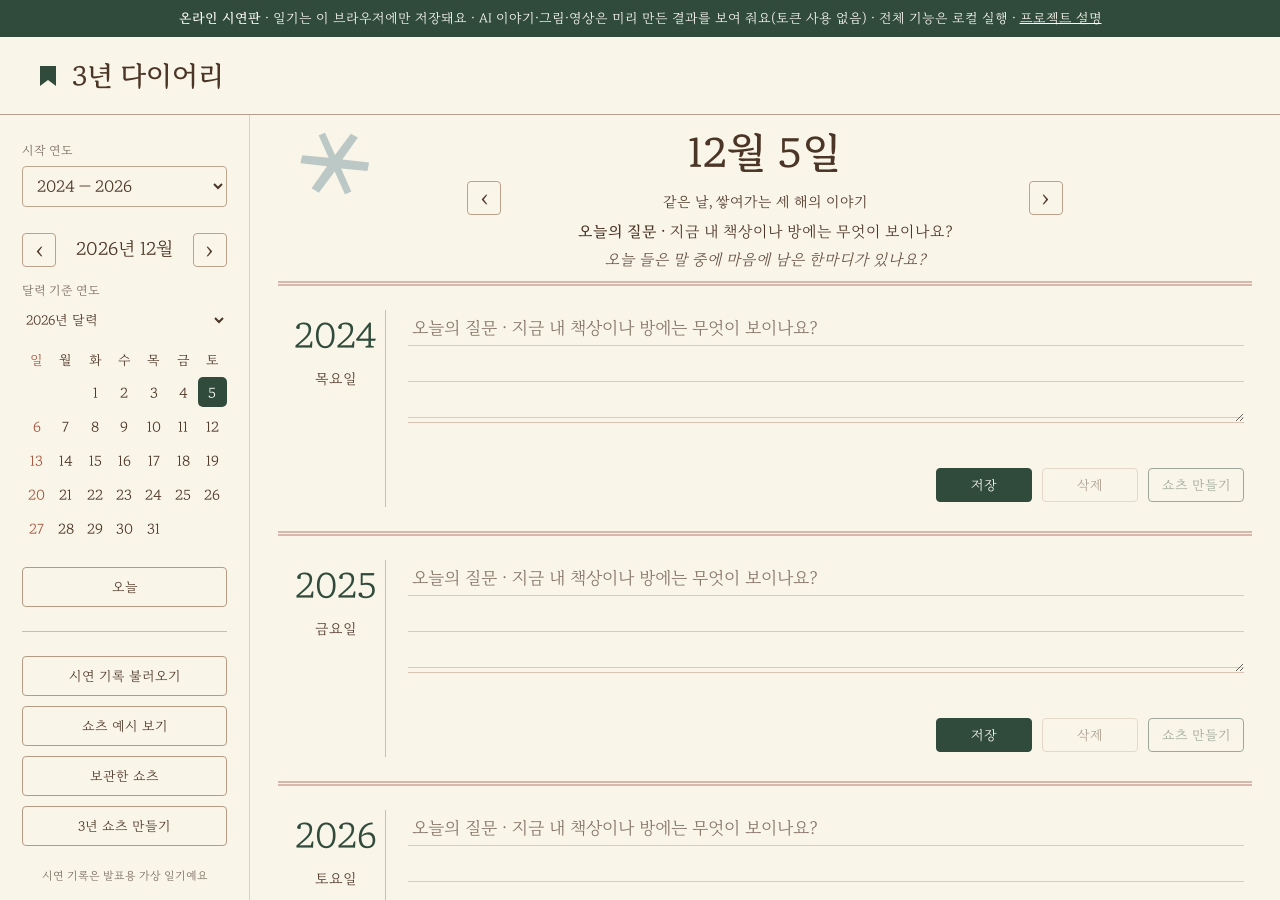
<file: index.html>
<!DOCTYPE html>
<html lang="ko"><head><meta charset="UTF-8"><title>3년 다이어리</title>
<meta http-equiv="refresh" content="0; url=site/"></head>
<body><p><a href="site/">3년 다이어리 온라인 시연판으로 이동</a></p></body></html>
</file>
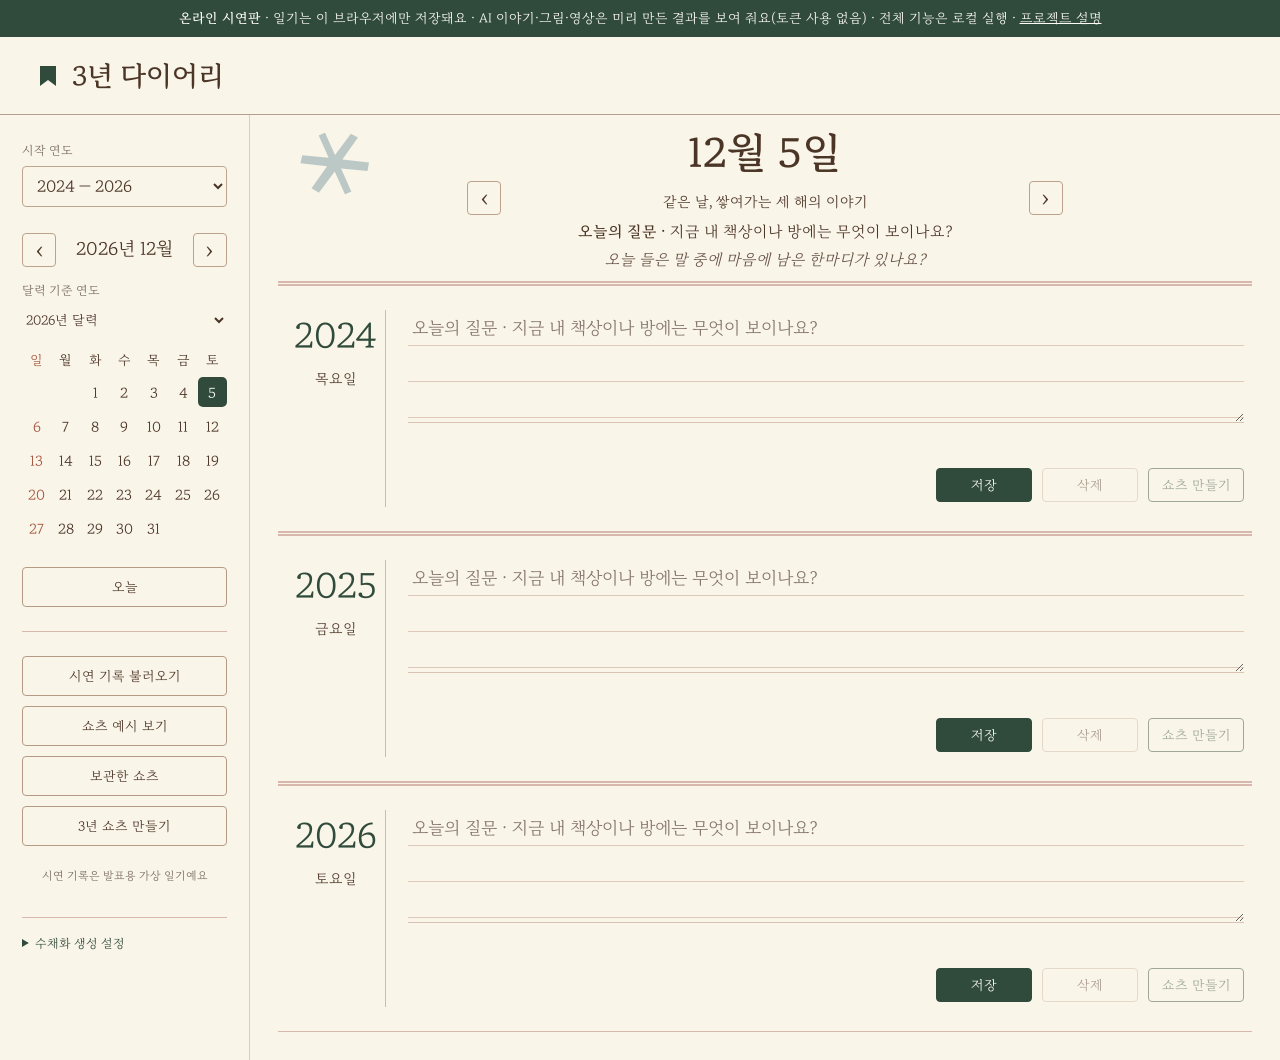
<file: site/index.html>
<!DOCTYPE html>
<html lang="ko">
<head>
  <meta charset="UTF-8">
  <meta name="viewport" content="width=device-width, initial-scale=1.0">
  <title>3년 다이어리</title>
  <link rel="stylesheet" href="style.css">
</head>
<body>
  <div class="static-banner" role="note"><strong>온라인 시연판</strong> · 일기는 이 브라우저에만 저장돼요 · AI 이야기·그림·영상은 미리 만든 결과를 보여 줘요(토큰 사용 없음) · 전체 기능은 로컬 실행 · <a href="https://github.com/kiwisoop/same-day-diary">프로젝트 설명</a></div>
  <div class="app-container">
    <header class="app-header">
      <div class="header-left">
        <svg class="bookmark-icon" viewBox="0 0 24 24" width="24" height="24" aria-hidden="true">
          <path d="M4 2v20l8-6 8 6V2H4z" fill="currentColor"/>
        </svg>
        <h1 class="app-title">3년 다이어리</h1>
      </div>
    </header>

    <div class="main-wrapper">
      <aside class="sidebar">
        <section class="calendar-panel">
          <div class="calendar-header">
            <label for="select-start-year" class="year-label">시작 연도</label>
            <select id="select-start-year" class="year-select">
              <option value="1900">1900</option>
              <option value="1950">1950</option>
              <option value="2024" selected>2024</option>
              <option value="2050">2050</option>
              <option value="2097">2097</option>
            </select>
          </div>

          <div class="month-nav">
            <button aria-label="이전 달" id="btn-prev-month" class="btn-nav-month">‹</button>
            <span id="display-month" class="month-display">11월</span>
            <button aria-label="다음 달" id="btn-next-month" class="btn-nav-month">›</button>
          </div>

          <label class="year-label" for="calendar-year">달력 기준 연도</label><select id="calendar-year" class="year-select"></select>
          <table class="calendar-table" aria-label="달력">
            <thead>
              <tr>
                <th>일</th>
                <th>월</th>
                <th>화</th>
                <th>수</th>
                <th>목</th>
                <th>금</th>
                <th>토</th>
              </tr>
            </thead>
            <tbody id="calendar-body">
            </tbody>
          </table>

          <button id="btn-today" class="btn-today">오늘</button>
        </section>

        <section class="demo-panel">
          <button id="btn-load-demo" class="btn-demo">시연 기록 불러오기</button>
          <a href="shorts.html" class="btn-demo long-demo-link">쇼츠 예시 보기</a>
          <button id="btn-saved-shorts" class="btn-demo" type="button">보관한 쇼츠</button>
          <button id="three-year-video" class="btn-demo" type="button">3년 쇼츠 만들기</button>
          <p class="demo-label">시연 기록은 발표용 가상 일기예요</p>
        </section>
        <details id="image-settings" class="image-settings">
          <summary>수채화 생성 설정</summary>
          <p>GPT Image 2.5 Sunburst<br>한 번에 1장 · 약 15크레딧</p>
          <p id="image-api-status" role="status">연결 설정 확인 중…</p>
          <label><input type="checkbox" id="image-consent" disabled> 일기 저장 시 수채화 생성에 동의</label>
          <p>일기 본문이 학교 이미지 서비스로 전송돼요. 내용이 바뀌지 않았으면 그림을 다시 만들지 않아요.</p>
        </details>
      </aside>

      <main class="content-area">
        <div class="date-selector">
          <button aria-label="전날" id="btn-prev-day" class="btn-day-nav">‹</button>
          <div><div id="display-date" class="date-display">11월 17일</div><p class="date-subtitle">같은 날, 쌓여가는 세 해의 이야기</p><p id="daily-question" class="daily-question"></p><p id="daily-cheer" class="daily-cheer" aria-live="polite"></p><div id="past-banner" class="past-banner" role="status" aria-live="polite" hidden><span id="past-banner-text"></span> <button id="past-banner-read" type="button">지난 기록 먼저 읽기</button></div></div>
          <button aria-label="다음 날" id="btn-next-day" class="btn-day-nav">›</button>
        </div>

        <div id="diary-sections" class="diary-sections">
        </div>
      </main>
    </div>
  </div>

  <dialog id="dialog-shorts" aria-labelledby="shorts-title" class="dialog-info shorts-dialog">
    <h2 id="shorts-title">이 일기로 쇼츠 만들기</h2>
    <p id="shorts-date" class="demo-label"></p>
    <ol id="shorts-story" class="shorts-story" aria-label="장면 문장"></ol>
    <p class="demo-label shorts-hint">문장을 누르면 고칠 수 있어요. 자막과 목소리에 그대로 쓰여요.</p>
    <textarea id="shorts-captions" hidden></textarea>
    <button id="retry-story" class="btn-delete" hidden>이야기 다시 구성</button>
    <div class="shorts-options">
      <label><input type="checkbox" id="shorts-ai-video"> AI 영상으로 움직이기 <span id="shorts-video-cost" class="demo-label"></span></label>
      <label class="narration-option" hidden><input type="checkbox" id="shorts-narration" checked> 자막 읽어 주기</label>
    </div>
    <p id="shorts-status" role="status"></p>
    <div class="shorts-actions">
      <button id="make-shorts" class="btn-save" disabled>쇼츠 만들기</button>
      <button id="close-shorts" class="btn-delete">닫기</button>
    </div>
    <video id="shorts-video" controls playsinline hidden></video>
    <a id="download-shorts" download="오늘의일기_쇼츠.mp4" hidden>MP4 저장</a>
    <p id="shorts-music-credit" class="demo-label"></p>
  </dialog>
  <dialog id="dialog-videos" class="dialog-info shorts-dialog" aria-labelledby="videos-title">
    <h2 id="videos-title">보관한 쇼츠</h2>
    <p id="videos-status" role="status"></p>
    <div id="saved-videos"></div>
    <button id="close-videos" class="btn-delete">닫기</button>
  </dialog>
  <dialog id="dialog-image" class="dialog-image">
    <div class="dialog-content">
      <img id="dialog-image-preview" alt="수채화 확대 이미지">
      <button id="btn-close-image" class="btn-close-dialog">닫기</button>
    </div>
  </dialog>

  <dialog aria-labelledby="dialog-title" id="dialog-info" class="dialog-info">
    <div class="dialog-content">
      <h2 id="dialog-title"></h2>
      <p id="dialog-message"></p>
      <button id="btn-close-info" class="btn-modal">확인</button>
    </div>
  </dialog>

  <div id="status-message" class="status-message" role="status" aria-live="polite"></div>

  <script src="mock-api.js"></script>
  <script src="app.js"></script>
</body>
</html>
</file>
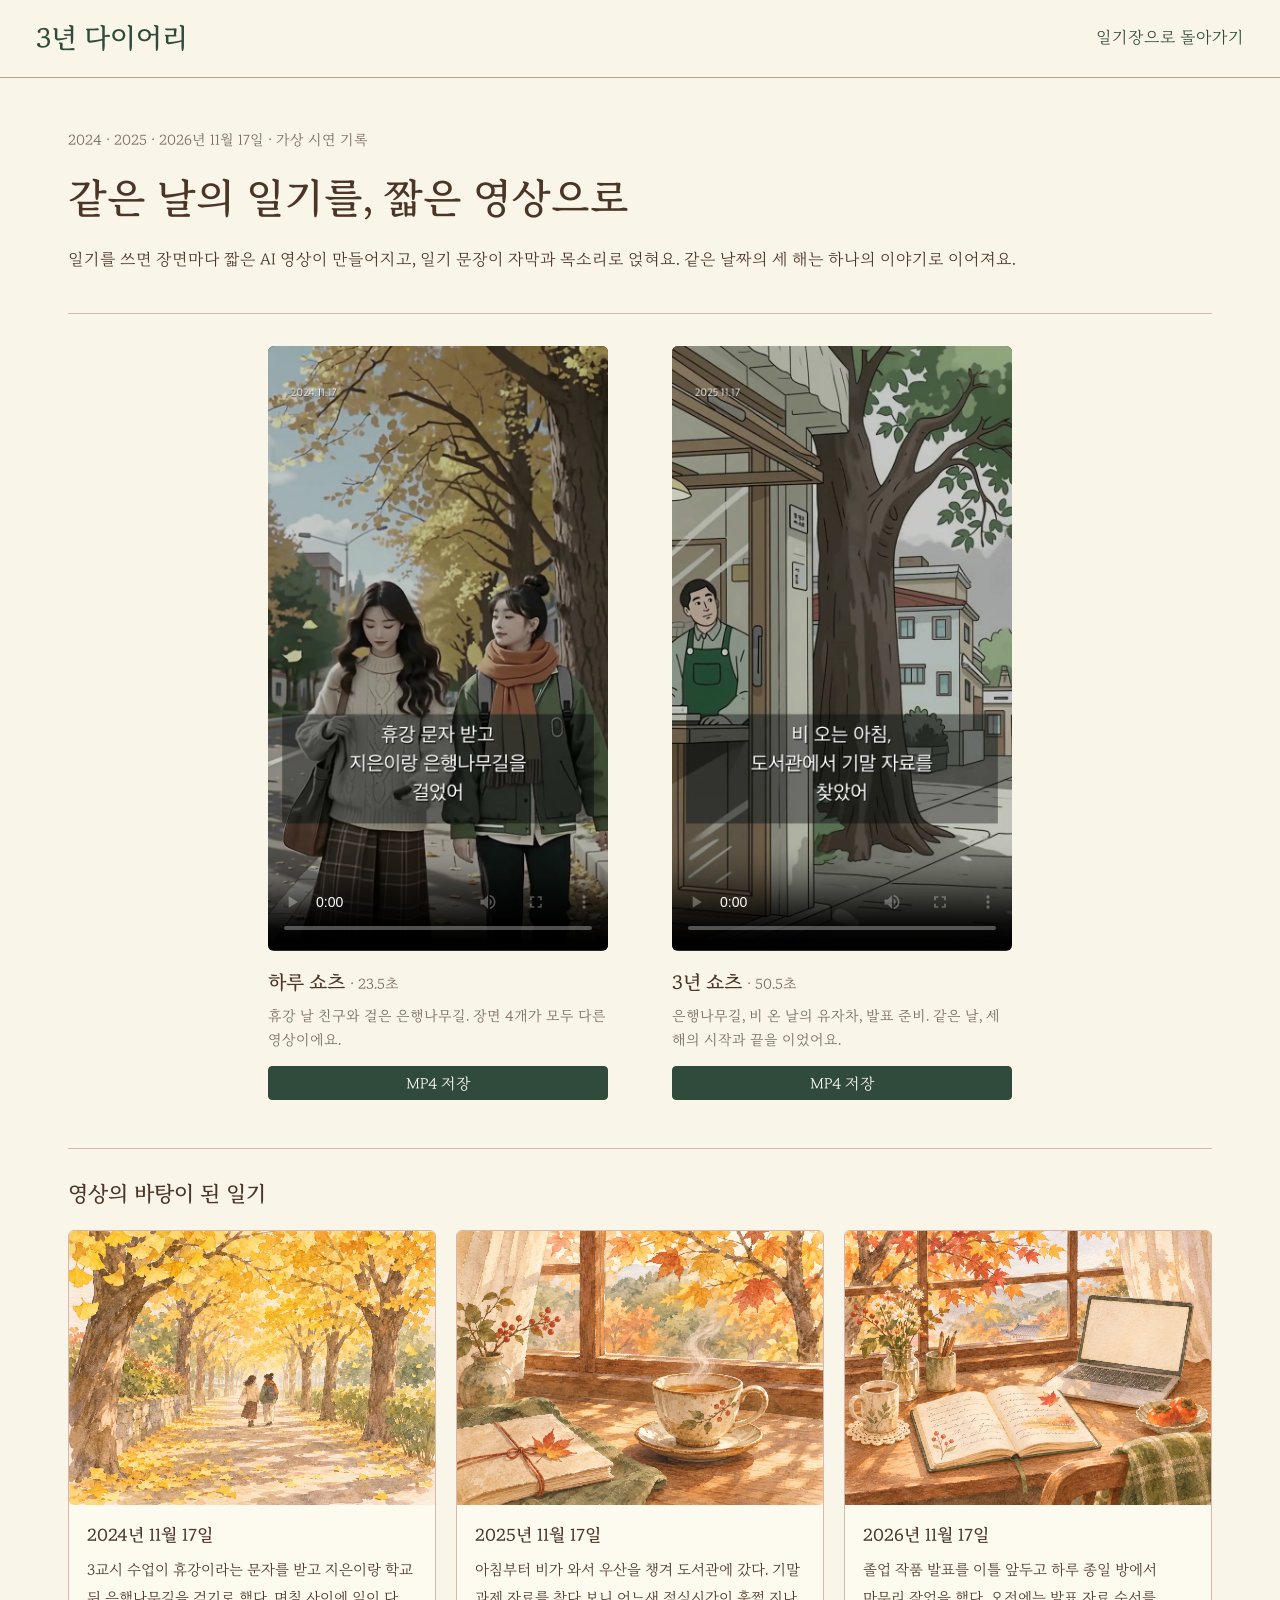
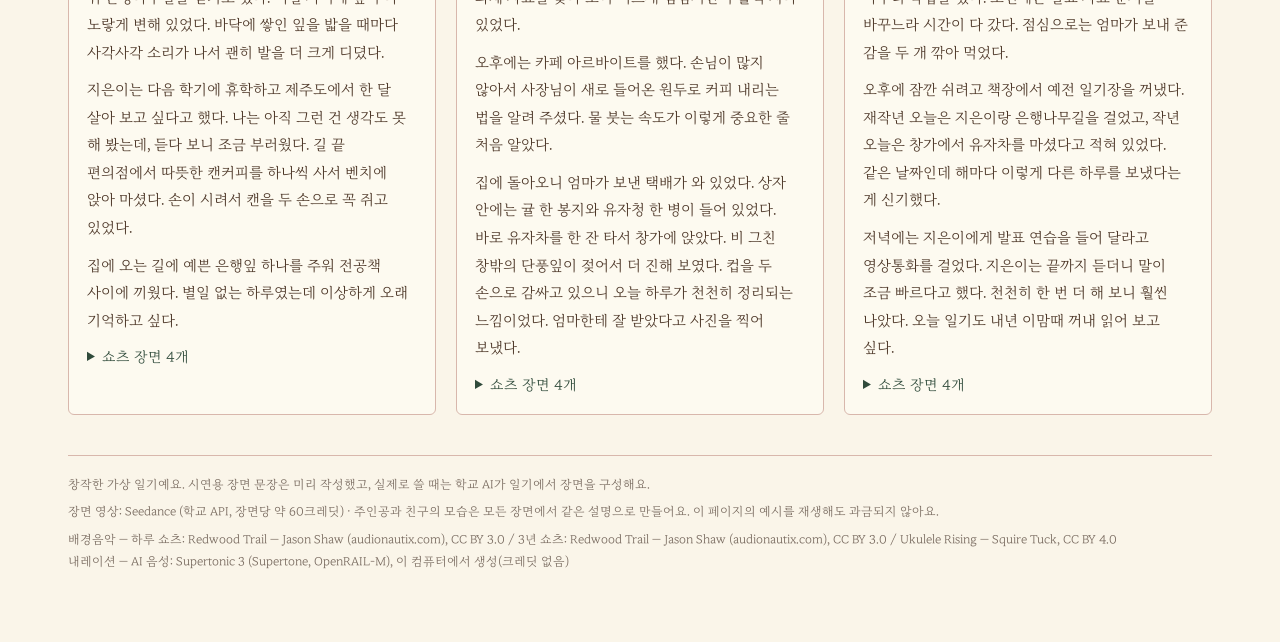
<file: site/shorts.html>
<!DOCTYPE html>
<html lang="ko">
<head>
  <meta charset="UTF-8">
  <meta name="viewport" content="width=device-width, initial-scale=1.0">
  <title>쇼츠 예시 | 3년 다이어리</title>
  <link rel="stylesheet" href="style.css">
</head>
<body>
  <header class="app-header">
    <a class="app-title demo-home" href="index.html">3년 다이어리</a>
    <a class="demo-home" href="index.html">일기장으로 돌아가기</a>
  </header>
  <main class="long-demo-page">
    <div class="long-demo-intro">
      <p class="long-demo-date">2024 · 2025 · 2026년 11월 17일 · 가상 시연 기록</p>
      <h1>같은 날의 일기를, 짧은 영상으로</h1>
      <p>일기를 쓰면 장면마다 짧은 AI 영상이 만들어지고, 일기 문장이 자막과 목소리로 얹혀요. 같은 날짜의 세 해는 하나의 이야기로 이어져요.</p>
    </div>
    <section class="demo-movies" aria-label="쇼츠 예시 영상">
      <figure class="demo-movie">
        <video controls playsinline preload="metadata" poster="../previews/example-day-poster.png" aria-label="2024년 일기로 만든 하루 쇼츠 예시">
          <source src="../previews/example-day.mp4" type="video/mp4">
        </video>
        <figcaption>
          <h2>하루 쇼츠 <span class="demo-duration">· 23.5초</span></h2>
          <p>휴강 날 친구와 걸은 은행나무길. 장면 4개가 모두 다른 영상이에요.</p>
          <a href="../previews/example-day.mp4" download="하루쇼츠_예시.mp4" class="btn-save long-demo-download">MP4 저장</a>
        </figcaption>
      </figure>
      <figure class="demo-movie">
        <video controls playsinline preload="metadata" poster="../previews/example-three-year-poster.png" aria-label="세 해의 같은 날을 이어 만든 3년 쇼츠 예시">
          <source src="../previews/example-three-year.mp4" type="video/mp4">
        </video>
        <figcaption>
          <h2>3년 쇼츠 <span class="demo-duration">· 50.5초</span></h2>
          <p>은행나무길, 비 온 날의 유자차, 발표 준비. 같은 날, 세 해의 시작과 끝을 이었어요.</p>
          <a href="../previews/example-three-year.mp4" download="3년쇼츠_예시.mp4" class="btn-save long-demo-download">MP4 저장</a>
        </figcaption>
      </figure>
    </section>
    <section class="demo-diaries" aria-labelledby="diaries-title">
      <h2 id="diaries-title">영상의 바탕이 된 일기</h2>
      <div class="demo-cards">
      <article class="demo-card">
        <img src="../assets/demo-walk.png" alt="2024년 일기 그림" loading="lazy">
        <div class="demo-card-body">
          <h3>2024년 11월 17일</h3>
          <div class="demo-card-text"><p>3교시 수업이 휴강이라는 문자를 받고 지은이랑 학교 뒤 은행나무길을 걷기로 했다. 며칠 사이에 잎이 다 노랗게 변해 있었다. 바닥에 쌓인 잎을 밟을 때마다 사각사각 소리가 나서 괜히 발을 더 크게 디뎠다.</p><p>지은이는 다음 학기에 휴학하고 제주도에서 한 달 살아 보고 싶다고 했다. 나는 아직 그런 건 생각도 못 해 봤는데, 듣다 보니 조금 부러웠다. 길 끝 편의점에서 따뜻한 캔커피를 하나씩 사서 벤치에 앉아 마셨다. 손이 시려서 캔을 두 손으로 꼭 쥐고 있었다.</p><p>집에 오는 길에 예쁜 은행잎 하나를 주워 전공책 사이에 끼웠다. 별일 없는 하루였는데 이상하게 오래 기억하고 싶다.</p></div>
          <details><summary>쇼츠 장면 4개</summary><ol><li>휴강 문자 받고 지은이랑 은행나무길을 걸었어</li><li>잎을 밟을 때마다 사각사각 소리가 나더라</li><li>지은이는 제주도에서 한 달 살아 보고 싶대</li><li>주운 은행잎은 전공책 사이에 끼워 뒀어</li></ol></details>
        </div>
      </article>
      <article class="demo-card">
        <img src="../assets/demo-tea.png" alt="2025년 일기 그림" loading="lazy">
        <div class="demo-card-body">
          <h3>2025년 11월 17일</h3>
          <div class="demo-card-text"><p>아침부터 비가 와서 우산을 챙겨 도서관에 갔다. 기말 과제 자료를 찾다 보니 어느새 점심시간이 훌쩍 지나 있었다.</p><p>오후에는 카페 아르바이트를 했다. 손님이 많지 않아서 사장님이 새로 들어온 원두로 커피 내리는 법을 알려 주셨다. 물 붓는 속도가 이렇게 중요한 줄 처음 알았다.</p><p>집에 돌아오니 엄마가 보낸 택배가 와 있었다. 상자 안에는 귤 한 봉지와 유자청 한 병이 들어 있었다. 바로 유자차를 한 잔 타서 창가에 앉았다. 비 그친 창밖의 단풍잎이 젖어서 더 진해 보였다. 컵을 두 손으로 감싸고 있으니 오늘 하루가 천천히 정리되는 느낌이었다. 엄마한테 잘 받았다고 사진을 찍어 보냈다.</p></div>
          <details><summary>쇼츠 장면 4개</summary><ol><li>비 오는 아침, 도서관에서 기말 자료를 찾았어</li><li>사장님이 커피 내리는 법을 알려 주셨지</li><li>집에 오니 엄마가 보낸 유자청이 와 있더라</li><li>창가에서 유자차 마시며 젖은 단풍을 봤어</li></ol></details>
        </div>
      </article>
      <article class="demo-card">
        <img src="../assets/demo-diary.png" alt="2026년 일기 그림" loading="lazy">
        <div class="demo-card-body">
          <h3>2026년 11월 17일</h3>
          <div class="demo-card-text"><p>졸업 작품 발표를 이틀 앞두고 하루 종일 방에서 마무리 작업을 했다. 오전에는 발표 자료 순서를 바꾸느라 시간이 다 갔다. 점심으로는 엄마가 보내 준 감을 두 개 깎아 먹었다.</p><p>오후에 잠깐 쉬려고 책장에서 예전 일기장을 꺼냈다. 재작년 오늘은 지은이랑 은행나무길을 걸었고, 작년 오늘은 창가에서 유자차를 마셨다고 적혀 있었다. 같은 날짜인데 해마다 이렇게 다른 하루를 보냈다는 게 신기했다.</p><p>저녁에는 지은이에게 발표 연습을 들어 달라고 영상통화를 걸었다. 지은이는 끝까지 듣더니 말이 조금 빠르다고 했다. 천천히 한 번 더 해 보니 훨씬 나았다. 오늘 일기도 내년 이맘때 꺼내 읽어 보고 싶다.</p></div>
          <details><summary>쇼츠 장면 4개</summary><ol><li>발표 이틀 전, 하루 종일 마무리 작업을 했어</li><li>쉬려고 꺼낸 일기장에 재작년과 작년 오늘이 있더라</li><li>지은이는 내 발표가 조금 빠르다고 했지</li><li>내년 이맘때 오늘 일기도 꺼내 읽고 싶어</li></ol></details>
        </div>
      </article>
      </div>
    </section>
    <footer class="demo-notes">
      <p>창작한 가상 일기예요. 시연용 장면 문장은 미리 작성했고, 실제로 쓸 때는 학교 AI가 일기에서 장면을 구성해요.</p>
      <p>장면 영상: Seedance (학교 API, 장면당 약 60크레딧) · 주인공과 친구의 모습은 모든 장면에서 같은 설명으로 만들어요. 이 페이지의 예시를 재생해도 과금되지 않아요.</p>
      <p>배경음악 — 하루 쇼츠: Redwood Trail — Jason Shaw (audionautix.com), CC BY 3.0 / 3년 쇼츠: Redwood Trail — Jason Shaw (audionautix.com), CC BY 3.0 / Ukulele Rising — Squire Tuck, CC BY 4.0<br>내레이션 — AI 음성: Supertonic 3 (Supertone, OpenRAIL-M), 이 컴퓨터에서 생성(크레딧 없음)</p>
    </footer>
  </main>
</body>
</html>
</file>
<file: site/style.css>
@font-face { font-family: MaruBuri; src: url('../assets/MaruBuri-Regular.woff2') format('woff2'); font-display: swap; }
@font-face { font-family: MaruBuri; src: url('../assets/MaruBuri-SemiBold.woff2') format('woff2'); font-weight: 600; font-display: swap; }
:root { --paper: #faf5e9; --ink: #4b3526; --green: #304b3b; --rule: #d8b7ac; --muted: #77695e; }
* { box-sizing: border-box; }
body { margin: 0; color: var(--ink); background: var(--paper); font-family: MaruBuri, 'AppleMyungjo', 'Batang', serif; line-height: 1.65; }
button, select, textarea { font: inherit; }
button { cursor: pointer; color: inherit; }
button:disabled { opacity: .45; cursor: default; }
button:focus-visible, select:focus-visible, img:focus-visible { outline: 2px solid var(--green); outline-offset: 4px; }
.app-header { min-height: 78px; padding: 14px 36px; display: flex; align-items: center; justify-content: space-between; border-bottom: 1px solid #b79d8d; }
.header-left { display: flex; align-items: center; gap: 12px; }
.bookmark-icon { color: var(--green); }
.app-title { margin: 0; font-size: 27px; font-weight: 600; }
.main-wrapper { display: flex; max-width: 1600px; margin: auto; min-height: calc(100vh - 78px); }
.sidebar { flex: 0 0 250px; padding: 26px 22px; border-right: 1px solid #dfcebb; }
.calendar-panel { padding-bottom: 24px; }
.calendar-header { margin-bottom: 26px; }
.year-label { display: block; font-size: 12px; color: var(--muted); margin-bottom: 5px; }
.year-select { padding: 8px 10px; width: 100%; color: var(--ink); background: transparent; border: 1px solid #bea58e; border-radius: 4px; }
.month-nav { display: flex; align-items: center; justify-content: space-between; margin: 20px 0 14px; }
.month-display { font-size: 18px; }
.btn-nav-month, .btn-day-nav { background: transparent; border: 1px solid #bca18c; border-radius: 4px; width: 34px; height: 34px; font-size: 24px; line-height: 1; }
#calendar-year { border: 0; padding: 4px 0; margin-bottom: 12px; font-size: 13px; }
.calendar-table { border-collapse: collapse; width: 100%; text-align: center; margin-bottom: 22px; }
.calendar-table th { font-size: 13px; font-weight: 400; padding: 4px 0; }
.calendar-table th:first-child, .calendar-table td:first-child { color: #a4563d; }
.calendar-table td { height: 34px; padding: 0; }
.calendar-day { border: 0; background: transparent; width: 29px; height: 30px; padding: 0; font-size: 14px; border-radius: 5px; }
.calendar-day:hover { background: #e9e4d6; }
.calendar-day.selected { background: var(--green); color: white; }
.btn-today, .btn-demo { box-sizing: border-box; width: 100%; height: 40px; display: flex; align-items: center; justify-content: center; border: 1px solid #b59b85; background: transparent; padding: 0 9px; border-radius: 4px; font-size: 13px; color: inherit; text-decoration: none; }
.demo-panel { display: flex; flex-direction: column; gap: 10px; }
.demo-panel { border-top: 1px solid var(--rule); padding-top: 24px; }
.demo-label { font-size: 11px; color: var(--muted); text-align: center; }
.content-area { flex: 1; min-width: 0; padding: 0 28px 28px; }
.date-selector { display: flex; justify-content: center; align-items: center; gap: clamp(24px, 6vw, 110px); text-align: center; min-height: 166px; position: relative; }
.date-display { font-size: clamp(30px, 3.2vw, 46px); font-weight: 600; line-height: 1.4; }
.date-subtitle { margin: 7px 0 0; font-size: 14px; }
.daily-question { margin: 8px auto 0; max-width: 34em; font-size: 15px; line-height: 1.5; }
.daily-question::before { content: '오늘의 질문 · '; font-weight: 600; }
.daily-cheer { margin: 6px auto 0; max-width: 34em; font-size: 15px; line-height: 1.5; font-style: italic; opacity: .85; }
.past-banner { margin: 10px auto 0; padding: 8px 12px; max-width: 34em; border: 1px solid currentColor; border-radius: 8px; font-size: 14px; }
.past-banner button { margin-left: 6px; font: inherit; text-decoration: underline; background: none; border: 0; color: inherit; cursor: pointer; }
.date-selector::before { content: ''; position: absolute; left: 22px; top: 16px; width: 70px; height: 65px; opacity: .55; background: #c3a33b; clip-path: polygon(48% 100%,45% 65%,3% 37%,6% 17%,23% 0,42% 5%,50% 28%,60% 4%,79% 0,97% 18%,98% 37%,56% 65%,53% 100%); transform: rotate(-24deg); pointer-events: none; }
.content-area[data-season=spring] .date-selector::before { background: #dba4a2; clip-path: polygon(50% 12%,65% 0,80% 12%,78% 32%,98% 40%,100% 59%,80% 71%,80% 91%,58% 100%,44% 83%,22% 95%,4% 79%,15% 58%,0 41%,12% 22%,34% 26%); }
.content-area[data-season=summer] .date-selector::before { background: #6a8c54; border-radius: 85% 0 85% 0; clip-path: none; }
.content-area[data-season=winter] .date-selector::before { background: #8aa4aa; clip-path: polygon(45% 0,55% 0,55% 38%,88% 18%,95% 28%,62% 49%,95% 70%,88% 81%,55% 61%,55% 100%,45% 100%,45% 61%,12% 81%,5% 70%,38% 49%,5% 28%,12% 18%,45% 38%); }
.diary-sections { display: flex; flex-direction: column; }
.diary-section { border-top: 5px double var(--rule); display: grid; grid-template-columns: 100px minmax(0, 1fr); gap: 22px; padding: 24px 8px; min-height: 216px; }
.diary-section:last-child { border-bottom: 1px solid var(--rule); }
.section-header { display: flex; flex-direction: column; align-items: center; padding-top: 3px; border-right: 1px solid var(--rule); }
.year-title { color: var(--green); font-size: 35px; line-height: 1.3; }
.weekday-text { font-size: 14px; margin-top: 8px; }
.section-textarea-wrapper { min-width: 0; display: flex; flex-direction: column; position: relative; isolation: isolate; }
/* The diary's watercolor, faint behind the writing. */
.section-textarea-wrapper.has-picture::before { content: ''; position: absolute; inset: -8px -8px 0; z-index: -1; pointer-events: none; border-radius: 6px; background: var(--diary-picture) center / cover no-repeat; opacity: .25; }
.section-textarea { display: block; width: 100%; min-height: 113px; height: 113px; padding: 0 4px; resize: vertical; border: 0; border-bottom: 1px solid #dbc3b3; border-radius: 0; color: var(--ink); background-color: transparent; background-image: repeating-linear-gradient(transparent 0,transparent 35px,#dfc9b9 35px,#dfc9b9 36px); line-height: 36px; font-size: 17px; }
.section-textarea:focus { outline: 1px solid #b0bba9; outline-offset: 6px; }
.section-textarea:disabled { color: #857568; opacity: 1; }
.section-textarea::placeholder { color: #857568; }
.section-status { min-height: 19px; margin: 10px 0 4px; color: var(--muted); font-size: 11px; }
.section-status.error { color: #a33829; }
.section-status.success { color: var(--green); }
.section-buttons { display: flex; gap: 10px; justify-content: flex-end; align-items: center; margin-top: 12px; }
.btn-save, .btn-delete, .btn-shorts { box-sizing: border-box; flex: 0 0 96px; height: 34px; padding: 0 10px; display: inline-flex; align-items: center; justify-content: center; border-radius: 4px; font-size: 13px; line-height: 1; white-space: nowrap; }
.btn-save { border: 1px solid var(--green); color: #fffdf6; background: var(--green); }
.btn-delete { border: 1px solid #cbb8a3; background: transparent; }
.section-image-wrapper { min-width: 0; }
.section-image { width: 100%; height: 143px; object-fit: cover; cursor: zoom-in; border-radius: 3px; }
.image-status { font-size: 10px; color: var(--muted); margin-top: 5px; }
.image-status.stale { color: #8d5e29; }
.dialog-info, .dialog-image { margin: auto; max-width: min(90vw, 900px); border: 1px solid #bca18c; border-radius: 7px; padding: 25px; background: var(--paper); color: var(--ink); }
dialog::backdrop { background: #231e1966; }
.dialog-content { display: flex; flex-direction: column; align-items: center; gap: 14px; }
.dialog-content h2 { margin: 0; font-size: 22px; }
.dialog-content p { white-space: pre-line; }
.dialog-content img { max-width: 80vw; max-height: 75vh; object-fit: contain; }
.btn-close-dialog, .btn-modal { border: 0; color: white; background: var(--green); border-radius: 4px; padding: 8px 23px; }
.status-message:empty { display: none; }
.status-message { padding: 10px 25px; color: #943b2d; font-size: 14px; }
@media (min-width: 1600px) { .diary-section { min-height: 245px; } }
@media (max-width: 1100px) { .sidebar { flex-basis: 215px; padding: 24px 16px; } .content-area { padding: 0 18px 25px; } .diary-section { grid-template-columns: 78px minmax(0,1fr); gap: 14px; } .section-image { height: 128px; } .section-textarea { font-size: 15px; } .date-selector::before { width: 46px; height: 45px; left: 2px; } }
@media (max-width: 720px) {
  .app-header { padding: 12px 17px; min-height: 66px; }
  .app-title { font-size: 21px; }
  .header-left { gap: 6px; }
  .main-wrapper { display: block; }
  .sidebar { width: auto; border-right: 0; border-bottom: 1px solid var(--rule); padding: 15px 20px; }
  .calendar-header { margin: 0; }
  .month-nav, .calendar-table, #calendar-year, label[for=calendar-year], .btn-today { display: none; }
  .calendar-panel { padding: 0; }
  .demo-panel { border: 0; padding-top: 10px; }
  .demo-label { margin: 6px 0 0; }
  .content-area { padding: 0 18px 30px; }
  .date-selector { min-height: 130px; gap: 20px; }
  .date-selector::before { width: 30px; height: 30px; top: 7px; }
  .date-subtitle { font-size: 11px; }
  .date-display { font-size: 31px; }
  .diary-section { grid-template-columns: 58px minmax(0,1fr); gap: 13px; padding: 22px 0; }
  .year-title { font-size: 25px; }
  .weekday-text { font-size: 11px; }
  .section-image-wrapper { grid-column: 2; }
  .section-image { width: 100%; max-width: 290px; height: auto; aspect-ratio: 4 / 3; }
  .section-textarea { font-size: 15px; min-height: 149px; height: 149px; }
}

.image-settings { border-top:1px solid var(--rule); margin-top:20px; padding-top:16px; font-size:12px; }
.image-settings summary { cursor:pointer; color:var(--green); }
.image-settings p { color:var(--muted); }
.image-settings label { display:block; }
.image-settings input { accent-color:var(--green); }
.btn-generate, .btn-history { margin-top:9px; background:transparent; border:1px solid #b59b85; border-radius:4px; padding:5px 9px; font-size:11px; color:var(--green); }
.image-status.error { color:#a33829; }

.btn-shorts { border: 1px solid var(--green); color: var(--green); background: transparent; }
.section-textarea-wrapper > .image-status { text-align: right; }
.shorts-dialog { width:min(640px,94vw); max-height:90vh; overflow:auto; }
#shorts-original { white-space:pre-wrap; max-height:220px; overflow:auto; }
#shorts-captions { display:block; width:100%; margin-top:8px; padding:12px; color:var(--ink); background:var(--paper); border:1px solid var(--rule); }
#shorts-video { display:block; max-height:65vh; max-width:100%; margin:20px auto; }
#shorts-video[hidden], #download-shorts[hidden] { display:none; }
#download-shorts { display:block; text-align:center; color:var(--green); }


.demo-home { color:var(--green); text-decoration:none; }
a:focus-visible, video:focus-visible { outline:2px solid var(--green); outline-offset:4px; }
.long-demo-page { max-width:1200px; padding:36px 28px 64px; margin:auto; }
.long-demo-intro { border-bottom:1px solid var(--rule); padding-bottom:24px; margin-bottom:32px; }
.long-demo-date { color:var(--muted); font-size:14px; }
.long-demo-intro h1 { font-size:clamp(26px,4vw,40px); margin:8px 0; }
.long-demo-layout { display:grid; grid-template-columns:minmax(250px,360px) minmax(0,1fr); gap:clamp(28px,5vw,72px); align-items:start; }
.long-demo-layout h2 { font-size:21px; margin:0 0 18px; }
.long-demo-movie video { display:block; width:100%; aspect-ratio:9/16; background:#302a24; border-radius:5px; }
.long-demo-download { display:block; margin-top:14px; text-align:center; text-decoration:none; font-size:15px; padding:10px; }
.long-demo-note { font-size:12px; color:var(--muted); line-height:1.8; }
.long-demo-second { margin-top:40px !important; }
.long-demo-year { margin-top:28px; border-top:1px solid var(--rule); padding-top:16px; }
.long-demo-year summary { cursor:pointer; font-size:17px; }
.long-demo-year > p:not(.long-demo-note) { line-height:2.15; margin:20px 0; word-break:keep-all; }
.long-demo-diary { min-width:0; }
.long-demo-diary > p:not(.long-demo-note) { line-height:2.15; margin:24px 0; word-break:keep-all; overflow-wrap:anywhere; }
@media (max-width:720px) {
  .long-demo-page { padding:24px 20px 40px; }
  .long-demo-layout { grid-template-columns:1fr; }
  .long-demo-movie { width:100%; max-width:360px; margin:auto; }
}

#shorts-story { padding-left:28px; margin:16px 0 6px; }
#shorts-story li { padding:2px 0; border-bottom:1px solid var(--rule); }
.story-line { width:100%; box-sizing:border-box; border:0; background:transparent; font:inherit; font-size:16px; line-height:1.9; padding:4px 6px; border-radius:4px; color:inherit; }
.story-line:hover { background:rgba(181,155,133,.12); }
.story-line:focus { outline:1px solid var(--green); background:#fffdf6; }
.shorts-hint { margin:0 0 16px; }
.shorts-options { display:flex; flex-direction:column; gap:10px; margin:6px 0 4px; }
.shorts-options label { display:flex; align-items:center; gap:8px; font-size:14px; flex-wrap:wrap; }
.shorts-options input { accent-color: var(--green); }
.shorts-actions { display:flex; gap:10px; justify-content:flex-end; margin:12px 0; }
.shorts-actions button { box-sizing:border-box; flex:0 0 110px; height:38px; border-radius:4px; font-size:14px; }
#saved-videos video { display:block; max-width:100%; max-height:65vh; margin:14px auto; }
#saved-videos section { padding:14px 0; border-bottom:1px solid var(--rule); }
#shorts-edit[hidden], #retry-story[hidden] { display:none; }

.music-label { font-size: 13px; margin-left: 6px; }
.narration-option[hidden] { display: none; }
#shorts-spoken { display: block; width: 100%; margin-top: 8px; padding: 12px; color: var(--ink); background: var(--paper); border: 1px solid var(--rule); }
.narration-option input { accent-color: var(--green); }
.music-select { font: inherit; font-size: 13px; padding: 2px 6px; border-radius: 6px; }
#shorts-captions[hidden] { display: none; }
/* Shorts example page: two videos side by side, then the three diaries as cards. */
.demo-movies { display:grid; grid-template-columns:repeat(2, minmax(0, 340px)); justify-content:center; gap:clamp(24px,5vw,64px); margin:8px 0 48px; }
.demo-movie { margin:0; }
.demo-movie video { display:block; width:100%; aspect-ratio:9/16; background:#302a24; border-radius:6px; }
.demo-movie h2 { font-size:19px; margin:16px 0 6px; }
.demo-movie p { margin:0 0 12px; line-height:1.7; color:var(--muted); font-size:14px; }
.demo-duration { font-size:14px; color:var(--muted); font-weight:normal; }
.demo-diaries > h2 { font-size:21px; margin:0 0 18px; border-top:1px solid var(--rule); padding-top:28px; }
.demo-cards { display:grid; grid-template-columns:repeat(3, minmax(0,1fr)); gap:20px; }
.demo-card { border:1px solid var(--rule); border-radius:6px; overflow:hidden; background:rgba(255,253,246,.6); }
.demo-card img { display:block; width:100%; aspect-ratio:4/3; object-fit:cover; }
.demo-card-body { padding:16px 18px 18px; }
.demo-card h3 { font-size:17px; margin:0 0 8px; }
.demo-card-text p { line-height:1.9; margin:0 0 10px; word-break:keep-all; font-size:14.5px; }
.demo-card details { margin-top:8px; font-size:14px; }
.demo-card summary { cursor:pointer; color:var(--green); }
.demo-card ol { padding-left:22px; line-height:1.8; margin:8px 0 0; }
.demo-notes { margin-top:40px; border-top:1px solid var(--rule); padding-top:18px; font-size:12px; color:var(--muted); line-height:1.8; }
.demo-notes p { margin:0 0 6px; }
@media (max-width: 900px) { .demo-cards { grid-template-columns:1fr; } }
@media (max-width: 640px) { .demo-movies { grid-template-columns:minmax(0,340px); } }

.static-banner { padding: 8px 16px; font-size: 13px; text-align: center; color: #fffdf6; background: var(--green); }
.static-banner a { color: inherit; }
</file>
